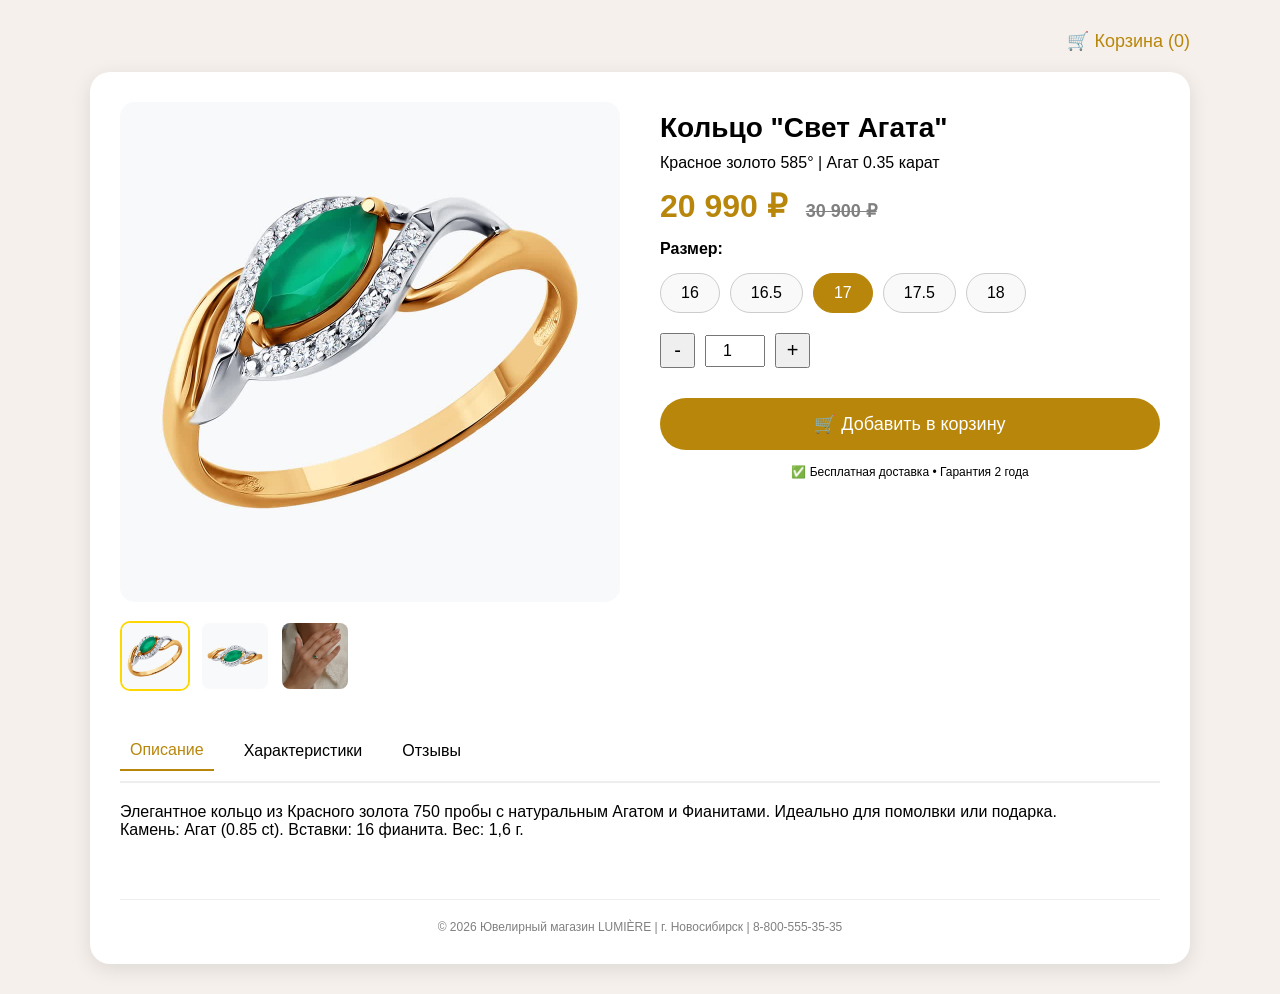
<file: index.html>
<!DOCTYPE html>
<html lang="ru">

<head>
    <meta charset="UTF-8">
    <title>Ювелирный магазин - Кольцо</title>
    <link rel="stylesheet" href="style.css">
</head>

<body>
    <div style="max-width: 1100px; margin: 0 auto 20px; text-align: right;">
        <a href="cart.html" style="text-decoration: none; color: #b8860b; font-size: 18px;">
            🛒 Корзина (<span id="cartCount">0</span>)
        </a>
    </div>

    <div class="card">
        <div class="flex">
            <!-- Галерея -->
            <div class="gallery">
                <img src="images/agat_top.jpg" alt="Кольцо" id="mainImg">
                <div class="thumbs">
                    <img src="images/agat_top.jpg" class="thumb active" data-img="images/agat_top.jpg">
                    <img src="images/agat_side.jpg" class="thumb" data-img="images/agat_side.jpg">
                    <img src="images/agat_example.jpg" class="thumb" data-img="images/agat_example.jpg">
                </div>
            </div>

            <!-- Информация -->
            <div class="info">
                <h1>Кольцо "Свет Агата"</h1>
                <p>Красное золото 585° | Агат 0.35 карат</p>
                <div class="price">
                    20 990 ₽
                    <span class="old-price">30 900 ₽</span>
                </div>

                <p><strong>Размер:</strong></p>
                <div class="size-buttons">
                    <div class="size" data-size="16">16</div>
                    <div class="size" data-size="16.5">16.5</div>
                    <div class="size selected" data-size="17">17</div>
                    <div class="size" data-size="17.5">17.5</div>
                    <div class="size" data-size="18">18</div>
                </div>

                <div class="qty">
                    <button id="minus">-</button>
                    <input type="number" id="qty" value="1" min="1" max="9">
                    <button id="plus">+</button>
                </div>

                <button class="buy" id="addToCart">🛒 Добавить в корзину</button>
                <p class="delivery">✅ Бесплатная доставка • Гарантия 2 года</p>
            </div>
        </div>

        <!-- Вкладки -->
        <div class="tabs">
            <div class="tab-header">
                <button class="tab-btn active" data-tab="desc">Описание</button>
                <button class="tab-btn" data-tab="specs">Характеристики</button>
                <button class="tab-btn" data-tab="reviews">Отзывы</button>
            </div>
            <div class="tab-content">
                <div class="tab-pane active" id="desc">
                    <p>Элегантное кольцо из Красного золота 750 пробы с натуральным Агатом и Фианитами. Идеально для
                        помолвки или подарка.</p>
                    <p>Камень: Агат (0.85 ct). Вставки: 16 фианита. Вес: 1,6 г.</p>
                </div>
                <div class="tab-pane" id="specs">
                    <ul>
                        <li>Металл: Красное золото 585°</li>
                        <li>Вставка: Агат (0.35 ct)</li>
                        <li>Фианиты: 16 шт, 0.16 ct</li>
                        <li>Артикул: 7174265</li>
                    </ul>
                </div>
                <div class="tab-pane" id="reviews">
                    <p>⭐ <strong>Анна:</strong> Очень красивое кольцо, спасибо!</p>
                    <hr>
                    <p>⭐ <strong>Михаил:</strong> Подарок понравился, доставка быстрая.</p>
                    <hr>
                    <p>⭐ <strong>Елена:</strong> Качество отличное, рекомендую.</p>
                </div>
            </div>
        </div>

        <footer>
            <p>© 2026 Ювелирный магазин LUMIÈRE | г. Новосибирск | 8-800-555-35-35</p>
        </footer>
    </div>

    <div class="toast" id="toast">Товар добавлен в корзину!</div>

    <script>
        // Переключение фото
        const thumbs = document.querySelectorAll('.thumb');
        const mainImg = document.getElementById('mainImg');
        thumbs.forEach(thumb => {
            thumb.addEventListener('click', function () {
                mainImg.src = this.getAttribute('data-img');
                thumbs.forEach(t => t.classList.remove('active'));
                this.classList.add('active');
            });
        });

        // Цены для разных размеров
        const priceBySize = {
            '16': 19990,
            '16.5': 20490,
            '17': 20990,
            '17.5': 21490,
            '18': 21990
        };

        const basePrice = 20990;
        let currentPrice = basePrice;
        let selectedSize = '17';

        // Элементы
        const priceElement = document.querySelector('.price');
        const qtyInput = document.getElementById('qty');
        const toast = document.getElementById('toast');

        // Функция обновления цены
        function updatePrice(size) {
            const newPrice = priceBySize[size] || basePrice;
            const oldPrice = Math.round(newPrice * 1.48);

            priceElement.innerHTML = `${newPrice.toLocaleString()} ₽ <span class="old-price">${oldPrice.toLocaleString()} ₽</span>`;
            currentPrice = newPrice;

            // Анимация
            priceElement.style.transform = 'scale(1.05)';
            setTimeout(() => {
                priceElement.style.transform = 'scale(1)';
            }, 200);
        }

        // Выбор размера
        const sizes = document.querySelectorAll('.size');
        sizes.forEach(size => {
            size.addEventListener('click', function () {
                sizes.forEach(s => s.classList.remove('selected'));
                this.classList.add('selected');
                selectedSize = this.getAttribute('data-size');
                updatePrice(selectedSize);
            });
        });

        // Количество
        document.getElementById('minus').onclick = () => {
            let val = parseInt(qtyInput.value);
            if (val > 1) qtyInput.value = val - 1;
        };
        document.getElementById('plus').onclick = () => {
            let val = parseInt(qtyInput.value);
            if (val < 9) qtyInput.value = val + 1;
        };

        // Вкладки
        const tabBtns = document.querySelectorAll('.tab-btn');
        const panes = {
            desc: document.getElementById('desc'),
            specs: document.getElementById('specs'),
            reviews: document.getElementById('reviews')
        };
        tabBtns.forEach(btn => {
            btn.addEventListener('click', () => {
                const tab = btn.getAttribute('data-tab');
                tabBtns.forEach(b => b.classList.remove('active'));
                btn.classList.add('active');
                Object.values(panes).forEach(p => p.classList.remove('active'));
                panes[tab].classList.add('active');
            });
        });

        // Класс корзины
        class Cart {
            constructor() {
                this.items = this.loadFromStorage();
            }

            loadFromStorage() {
                const saved = localStorage.getItem('cart');
                return saved ? JSON.parse(saved) : [];
            }

            saveToStorage() {
                localStorage.setItem('cart', JSON.stringify(this.items));
            }

            addItem(item) {
                const existingItem = this.items.find(i =>
                    i.id === item.id && i.size === item.size
                );

                if (existingItem) {
                    existingItem.quantity += item.quantity;
                } else {
                    this.items.push({ ...item });
                }

                this.saveToStorage();
            }

            getTotalItems() {
                return this.items.reduce((total, item) => total + item.quantity, 0);
            }
        }

        const cart = new Cart();

        // Функция обновления счетчика корзины
        function updateCartDisplay() {
            const cartCount = document.getElementById('cartCount');
            if (cartCount) {
                cartCount.textContent = cart.getTotalItems();
            }
        }

        // Добавление в корзину
        document.getElementById('addToCart').onclick = () => {
            const quantity = parseInt(qtyInput.value);
            const size = selectedSize;

            const product = {
                id: 'ring_agat_001',
                name: 'Кольцо "Свет Агата"',
                price: currentPrice,
                size: size,
                quantity: quantity,
                image: mainImg.src,
                metal: 'Красное золото 585°',
                stone: 'Агат 0.35 карат'
            };

            cart.addItem(product);
            updateCartDisplay();

            // Показываем уведомление
            toast.textContent = `✓ Добавлено! Размер ${size}, ${quantity} шт, ${currentPrice.toLocaleString()} ₽`;
            toast.style.display = 'block';
            setTimeout(() => {
                toast.style.display = 'none';
                toast.textContent = 'Товар добавлен в корзину!';
            }, 2500);

            console.log(`Добавлено: размер ${size}, кол-во ${quantity}, цена ${currentPrice} ₽`);
        };

        // Инициализация
        updateCartDisplay();

    </script>

</body>

</html>
</file>
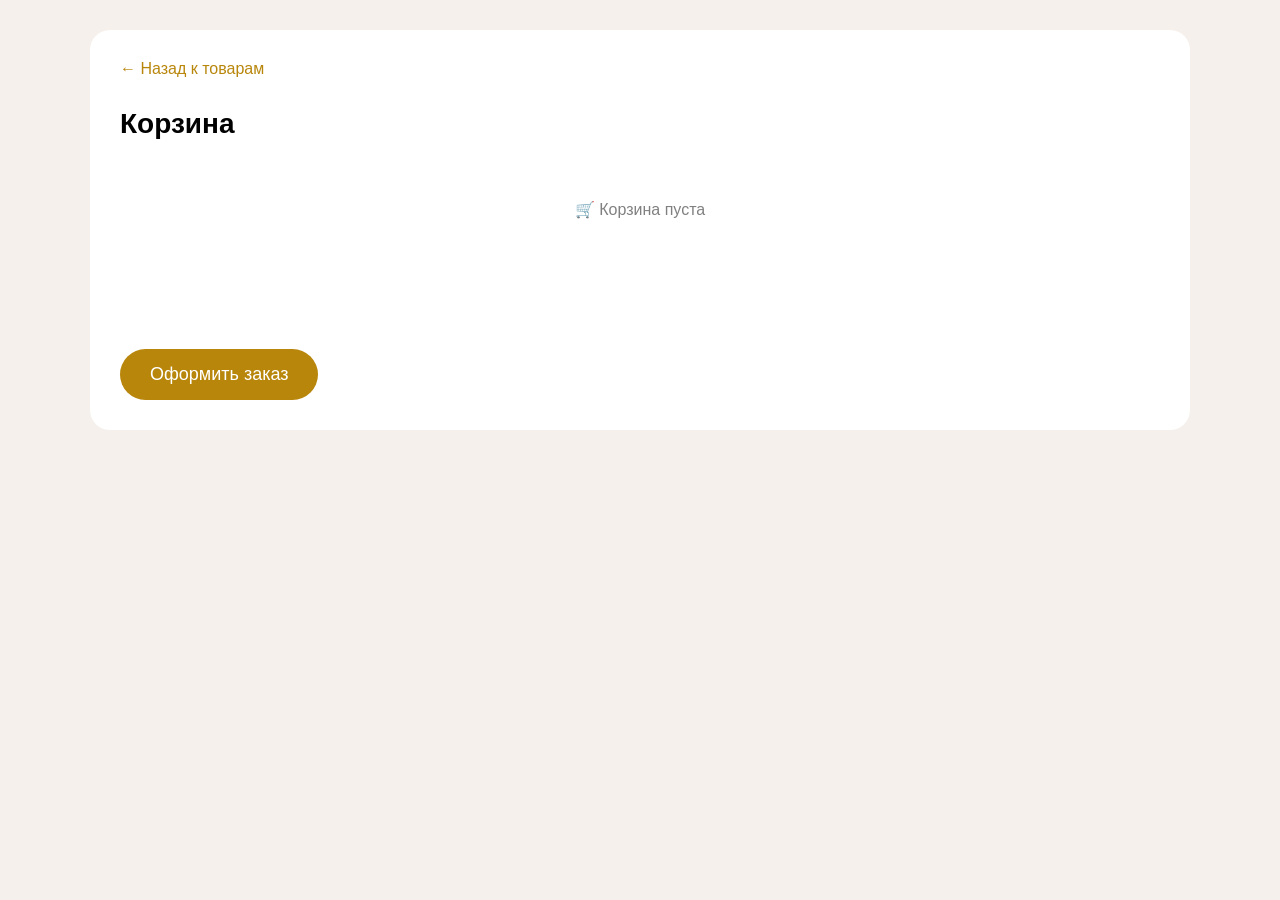
<file: cart.html>
<!DOCTYPE html>
<html lang="ru">

<head>
    <meta charset="UTF-8">
    <title>Корзина - Ювелирный магазин</title>
    <link rel="stylesheet" href="style.css">
    <style>
        .cart-container {
            max-width: 1100px;
            margin: 0 auto;
            background: white;
            border-radius: 20px;
            padding: 30px;
        }

        .cart-item {
            display: flex;
            gap: 20px;
            padding: 20px;
            border-bottom: 1px solid #eee;
            align-items: center;
        }

        .cart-item img {
            width: 100px;
            border-radius: 10px;
        }

        .cart-item-info {
            flex: 1;
        }

        .cart-item-price {
            font-weight: bold;
            color: #b8860b;
        }

        .cart-item-remove {
            background: #ff4444;
            color: white;
            border: none;
            padding: 5px 15px;
            border-radius: 5px;
            cursor: pointer;
        }

        .cart-total {
            margin-top: 20px;
            padding: 20px;
            text-align: right;
            font-size: 24px;
            font-weight: bold;
        }

        .checkout-btn {
            background: #b8860b;
            color: white;
            border: none;
            padding: 15px 30px;
            border-radius: 40px;
            font-size: 18px;
            cursor: pointer;
            margin-top: 20px;
        }

        .empty-cart {
            text-align: center;
            padding: 50px;
            color: gray;
        }

        .back-btn {
            display: inline-block;
            margin-bottom: 20px;
            color: #b8860b;
            text-decoration: none;
        }
    </style>
</head>

<body>
    <div class="cart-container">
        <a href="index.html" class="back-btn">← Назад к товарам</a>
        <h1>Корзина</h1>
        <div id="cartItems"></div>
        <div id="cartTotal" class="cart-total"></div>
        <button class="checkout-btn" onclick="checkout()">Оформить заказ</button>
    </div>

    <script>
        class Cart {
            constructor() {
                this.items = this.loadFromStorage();
            }

            loadFromStorage() {
                const saved = localStorage.getItem('cart');
                return saved ? JSON.parse(saved) : [];
            }

            saveToStorage() {
                localStorage.setItem('cart', JSON.stringify(this.items));
            }

            removeItem(index) {
                this.items.splice(index, 1);
                this.saveToStorage();
                renderCart();
            }

            getTotal() {
                return this.items.reduce((total, item) => total + (item.price * item.quantity), 0);
            }
        }

        const cart = new Cart();

        function renderCart() {
            const cartContainer = document.getElementById('cartItems');
            const totalContainer = document.getElementById('cartTotal');

            if (cart.items.length === 0) {
                cartContainer.innerHTML = '<div class="empty-cart">🛒 Корзина пуста</div>';
                totalContainer.innerHTML = '';
                return;
            }

            cartContainer.innerHTML = '';
            cart.items.forEach((item, index) => {
                const itemDiv = document.createElement('div');
                itemDiv.className = 'cart-item';
                itemDiv.innerHTML = `
                    <img src="${item.image}" alt="${item.name}">
                    <div class="cart-item-info">
                        <h3>${item.name}</h3>
                        <p>Размер: ${item.size}</p>
                        <p>Количество: ${item.quantity} шт</p>
                        <p>${item.metal} | ${item.stone}</p>
                    </div>
                    <div class="cart-item-price">
                        ${(item.price * item.quantity).toLocaleString()} ₽
                    </div>
                    <button class="cart-item-remove" onclick="removeItem(${index})">Удалить</button>
                `;
                cartContainer.appendChild(itemDiv);
            });

            totalContainer.innerHTML = `Итого: ${cart.getTotal().toLocaleString()} ₽`;
        }

        function removeItem(index) {
            cart.removeItem(index);
        }

        function checkout() {
            alert('Функция оформления заказа будет добавлена позже');
            console.log('Заказ:', cart.items);
        }

        renderCart();
    </script>
</body>

</html>
</file>
<file: style.css>
* {
    margin: 0;
    padding: 0;
    box-sizing: border-box;
}

body {
    font-family: Arial, sans-serif;
    background: #f5f0eb;
    padding: 30px;
}

.card {
    max-width: 1100px;
    margin: 0 auto;
    background: white;
    border-radius: 20px;
    padding: 30px;
    box-shadow: 0 5px 20px rgba(0, 0, 0, 0.1);
}

.flex {
    display: flex;
    gap: 40px;
    flex-wrap: wrap;
}

.gallery {
    flex: 1;
    min-width: 250px;
}

.gallery img {
    width: 100%;
    border-radius: 15px;
}

.thumbs {
    display: flex;
    gap: 10px;
    margin-top: 15px;
}

.thumbs img {
    width: 70px;
    cursor: pointer;
    border-radius: 10px;
    border: 2px solid transparent;
}

.thumbs img.active {
    border-color: gold;
}

.info {
    flex: 1;
}

h1 {
    font-size: 28px;
    margin: 10px 0;
}

.price {
    font-size: 32px;
    color: #b8860b;
    font-weight: bold;
    margin: 15px 0;
}

.old-price {
    font-size: 18px;
    color: gray;
    text-decoration: line-through;
    margin-left: 10px;
}

.size-buttons {
    display: flex;
    gap: 10px;
    margin: 15px 0;
    flex-wrap: wrap;
}

.size {
    padding: 10px 20px;
    border: 1px solid #ccc;
    border-radius: 30px;
    cursor: pointer;
    background: #f9f9f9;
}

.size.selected {
    background: #b8860b;
    color: white;
    border-color: #b8860b;
}

.qty {
    display: flex;
    align-items: center;
    gap: 10px;
    margin: 20px 0;
}

.qty button {
    width: 35px;
    height: 35px;
    font-size: 20px;
    cursor: pointer;
}

.qty input {
    width: 60px;
    text-align: center;
    font-size: 16px;
    padding: 5px;
}

button.buy {
    width: 100%;
    padding: 15px;
    background: #b8860b;
    color: white;
    border: none;
    border-radius: 40px;
    font-size: 18px;
    cursor: pointer;
    margin-top: 10px;
}

button.buy:hover {
    background: #9a7209;
}

.delivery {
    margin-top: 15px;
    font-size: 12px;
    text-align: center;
}

.tabs {
    margin-top: 40px;
}

.tab-header {
    display: flex;
    gap: 20px;
    border-bottom: 2px solid #eee;
    padding-bottom: 10px;
}

.tab-btn {
    background: none;
    border: none;
    font-size: 16px;
    cursor: pointer;
    padding: 10px;
}

.tab-btn.active {
    color: #b8860b;
    border-bottom: 2px solid #b8860b;
}

.tab-content {
    padding: 20px 0;
}

.tab-pane {
    display: none;
}

.tab-pane.active {
    display: block;
}

ul {
    list-style: none;
}

ul li {
    padding: 5px 0;
}

ul li:before {
    content: "✓ ";
    color: #b8860b;
}

footer {
    margin-top: 40px;
    padding-top: 20px;
    text-align: center;
    border-top: 1px solid #eee;
    color: gray;
    font-size: 12px;
}

.toast {
    position: fixed;
    bottom: 30px;
    left: 50%;
    transform: translateX(-50%);
    background: #333;
    color: white;
    padding: 10px 20px;
    border-radius: 30px;
    display: none;
}
</file>
